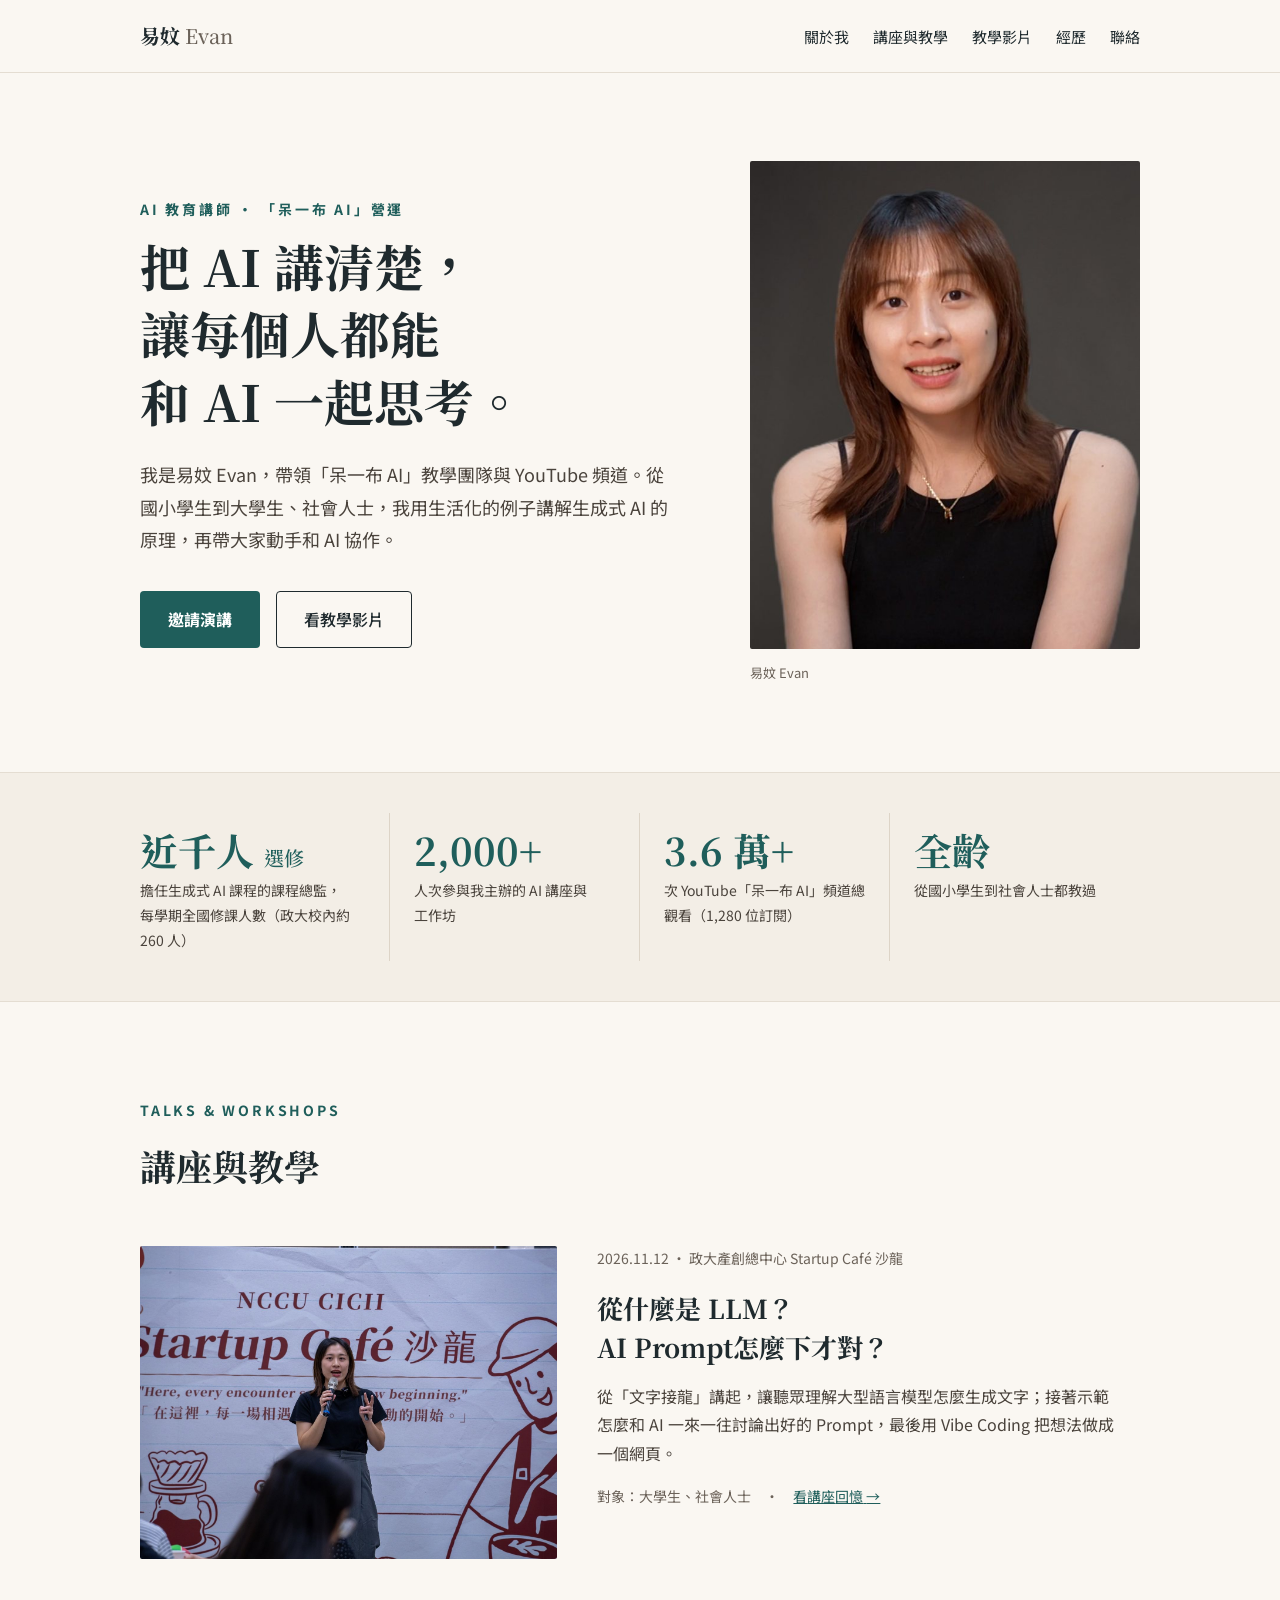
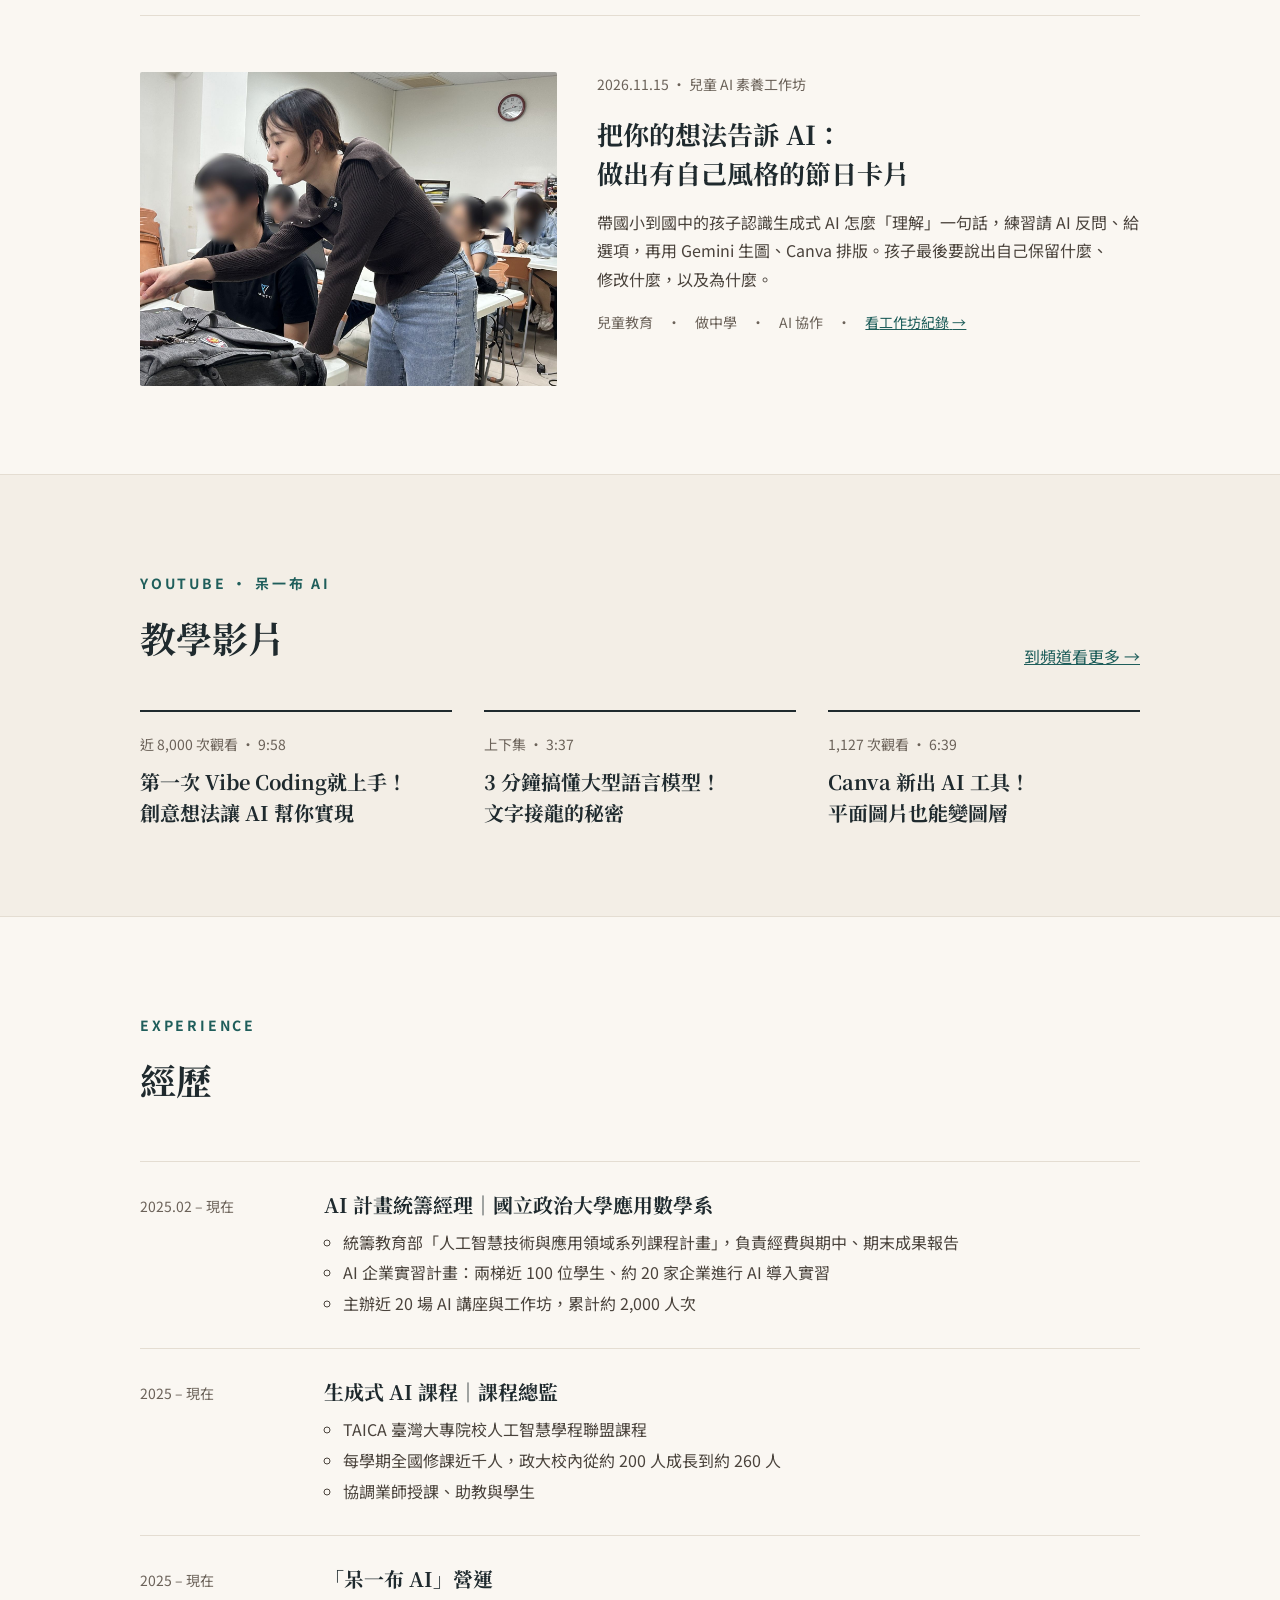
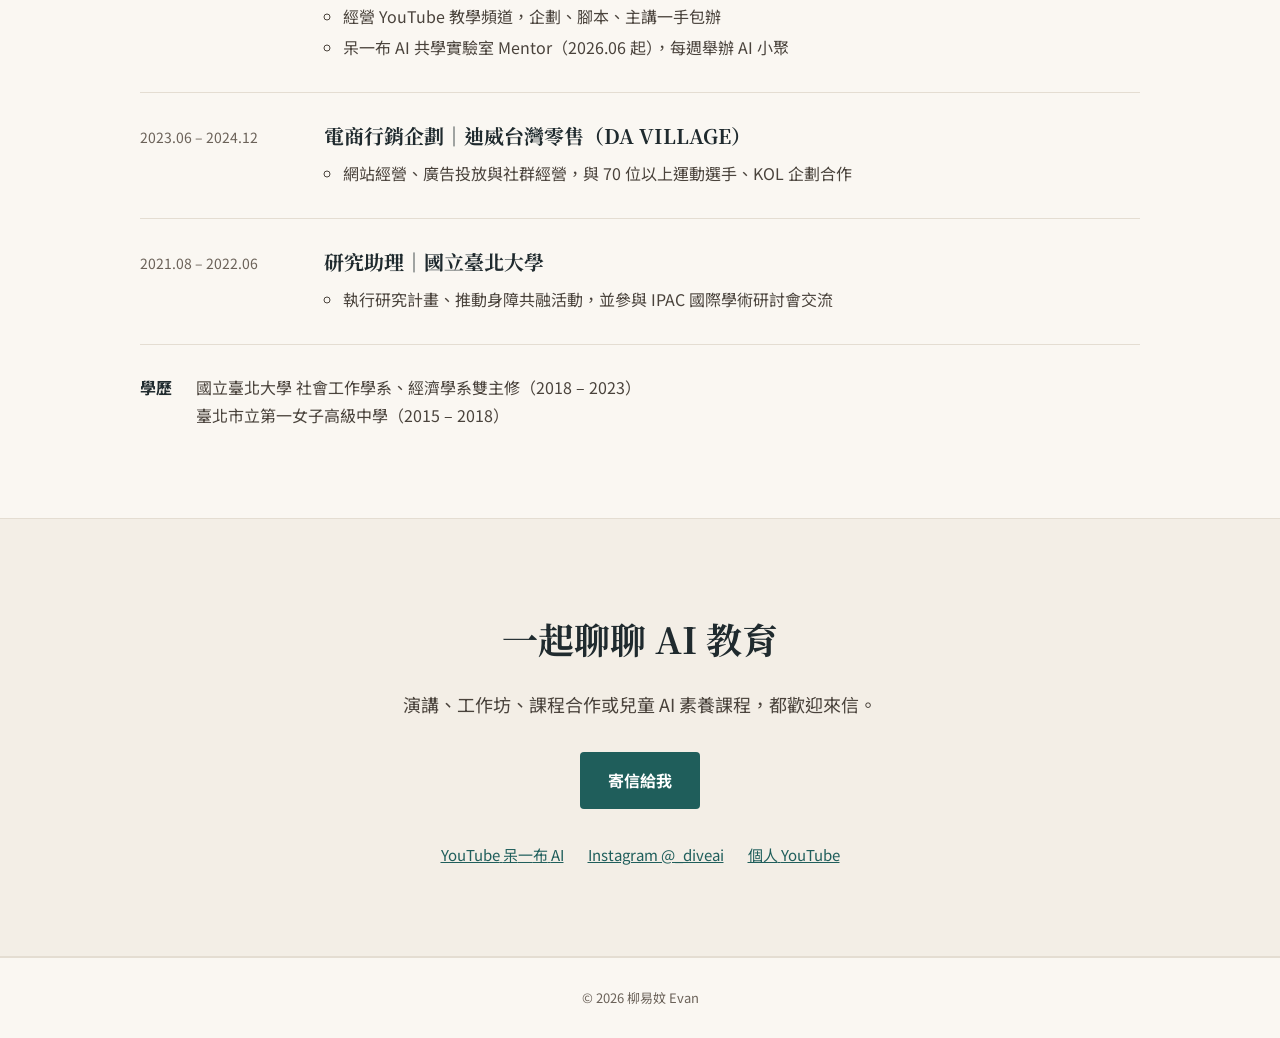
<file: index.html>
<!doctype html>
<html lang="zh-Hant">
<head>
<meta charset="utf-8">
<meta name="viewport" content="width=device-width, initial-scale=1">
<title>易妏 Evan｜AI 教育講師</title>
<meta name="description" content="易妏 Evan（柳易妏）— AI 教育講師、「呆一布 AI」營運。用生活化的例子講解生成式 AI，帶大家動手和 AI 協作。">
<link rel="preconnect" href="https://fonts.googleapis.com">
<link rel="preconnect" href="https://fonts.gstatic.com" crossorigin>
<link href="https://fonts.googleapis.com/css2?family=Noto+Serif+TC:wght@500;700&family=Noto+Sans+TC:wght@400;500;700&display=swap" rel="stylesheet">
<link rel="stylesheet" href="style.css?v=5">
</head>
<body>

<header class="site-head">
  <div class="wrap head-row">
    <a class="brand" href="#top">易妏 <span>Evan</span></a>
    <nav class="nav" aria-label="主選單">
      <a href="#about">關於我</a>
      <a href="#talks">講座與教學</a>
      <a href="#videos">教學影片</a>
      <a href="#work">經歷</a>
      <a href="#contact">聯絡</a>
    </nav>
  </div>
</header>

<main id="top">
  <section class="wrap hero">
    <div>
      <p class="eyebrow">AI 教育講師 · 「呆一布 AI」營運</p>
      <h1><span class="nw">把 AI 講清楚，</span><br><span class="nw">讓每個人都能</span><span class="nw">和 AI 一起思考。</span></h1>
      <p class="lead">我是易妏 Evan，帶領「呆一布 AI」教學團隊與 YouTube 頻道。從國小學生到大學生、社會人士，我用生活化的例子講解生成式 AI 的原理，再帶大家動手和 AI 協作。</p>
      <div class="btns">
        <a class="btn" href="#contact">邀請演講</a>
        <a class="btn ghost" href="#videos">看教學影片</a>
      </div>
    </div>
    <figure class="portrait">
      <img src="images/avatar.jpg" alt="易妏 Evan 的照片" width="800" height="800">
      <figcaption>易妏 Evan</figcaption>
    </figure>
  </section>

  <section id="about" class="band">
    <div class="wrap stats">
      <div class="stat"><p class="num">近千人 <small>選修</small></p><p>擔任生成式 AI 課程的課程總監，每學期全國修課人數（政大校內約 260 人）</p></div>
      <div class="stat"><p class="num">2,000+</p><p>人次參與我主辦的 AI 講座與工作坊</p></div>
      <div class="stat"><p class="num">3.6 萬+</p><p>次 YouTube「呆一布 AI」頻道總觀看（1,280 位訂閱）</p></div>
      <div class="stat"><p class="num">全齡</p><p>從國小學生到社會人士都教過</p></div>
    </div>
  </section>

  <section id="talks" class="wrap section">
    <p class="eyebrow">TALKS &amp; WORKSHOPS</p>
    <h2>講座與教學</h2>

    <article class="talk">
      <a href="talk.html"><img src="images/nccu-1112/1.jpg" alt="易妏在政大 Startup Café 沙龍台上演講" width="1600" height="1066"></a>
      <div>
        <p class="meta">2026.11.12 · 政大產創總中心 <span class="nowrap">Startup Café</span> 沙龍</p>
        <h3><span class="nw">從什麼是 LLM？</span><br><span class="nw">AI Prompt </span><span class="nw">怎麼下才對？</span></h3>
        <p>從「文字接龍」講起，讓聽眾理解大型語言模型怎麼生成文字；接著示範怎麼和 AI 一來一往討論出好的 Prompt，最後用 Vibe Coding 把想法做成一個網頁。</p>
        <p class="meta">對象：大學生、社會人士　·　<a href="talk.html">看講座回憶 →</a></p>
      </div>
    </article>

    <article class="talk">
      <a href="workshop.html"><img src="images/kids-1115/1.jpg" alt="易妏彎腰指著螢幕，陪學生一起操作" width="1600" height="1280" loading="lazy"></a>
      <div>
        <p class="meta">2026.11.15 · 兒童 AI 素養工作坊</p>
        <h3><span class="nw">把你的想法</span><span class="nw">告訴 AI：</span><br><span class="nw">做出有自己風格的</span><span class="nw">節日卡片</span></h3>
        <p>帶國小到國中的孩子認識生成式 AI 怎麼「理解」一句話，練習請 AI 反問、給選項，再用 Gemini <span class="nowrap">生圖</span>、Canva 排版。孩子最後要說出自己保留什麼、修改什麼，以及為什麼。</p>
        <p class="meta">兒童教育　·　做中學　·　AI 協作　·　<a href="workshop.html">看工作坊紀錄 →</a></p>
      </div>
    </article>
  </section>

  <section id="videos" class="band">
    <div class="wrap section">
      <div class="section-head">
        <div>
          <p class="eyebrow">YOUTUBE · 呆一布 AI</p>
          <h2>教學影片</h2>
        </div>
        <a href="https://www.youtube.com/@ive-diveai" target="_blank" rel="noopener">到頻道看更多 →</a>
      </div>
      <div class="vids">
        <a class="vid" href="https://youtu.be/d_7Q05A5bP8" target="_blank" rel="noopener">
          <p class="meta">近 8,000 次觀看 · 9:58</p>
          <h3><span class="nw">第一次 Vibe Coding </span><span class="nw">就上手！</span><span class="nw">創意想法</span><span class="nw">讓 AI 幫你實現</span></h3>
        </a>
        <a class="vid" href="https://youtu.be/h0b71aE-JXE" target="_blank" rel="noopener">
          <p class="meta">上下集 · 3:37</p>
          <h3><span class="nw">3 分鐘搞懂</span><span class="nw">大型語言模型！</span><span class="nw">文字接龍的秘密</span></h3>
        </a>
        <a class="vid" href="https://youtu.be/B7k5563hzVI" target="_blank" rel="noopener">
          <p class="meta">1,127 次觀看 · 6:39</p>
          <h3><span class="nw">Canva 新出 AI 工具！</span><span class="nw">平面圖片</span><span class="nw">也能變圖層</span></h3>
        </a>
      </div>
    </div>
  </section>

  <section id="work" class="wrap section">
    <p class="eyebrow">EXPERIENCE</p>
    <h2>經歷</h2>
    <ol class="timeline">
      <li>
        <p class="meta">2025.02 – 現在</p>
        <div>
          <h3><span class="nw">AI 計畫統籌經理｜</span><span class="nw">國立政治大學</span><span class="nw">應用數學系</span></h3>
          <ul>
            <li>統籌教育部「人工智慧技術與應用領域系列課程計畫」，負責經費與期中、期末成果報告</li>
            <li>AI 企業實習計畫：兩梯近 100 位學生、約 20 家企業進行 AI 導入實習</li>
            <li>主辦近 20 場 AI 講座與工作坊，累計約 2,000 人次</li>
          </ul>
        </div>
      </li>
      <li>
        <p class="meta">2025 – 現在</p>
        <div>
          <h3>生成式 AI 課程｜課程總監</h3>
          <ul>
            <li>TAICA 臺灣大專院校人工智慧學程聯盟課程</li>
            <li>每學期全國修課近千人，政大校內從約 200 人成長到約 260 人</li>
            <li>協調業師授課、助教與學生</li>
          </ul>
        </div>
      </li>
      <li>
        <p class="meta">2025 – 現在</p>
        <div>
          <h3>「呆一布 AI」營運</h3>
          <ul>
            <li>經營 YouTube 教學頻道，企劃、腳本、主講一手包辦</li>
            <li>呆一布 AI 共學實驗室 Mentor（2026.06 起），每週舉辦 AI 小聚</li>
          </ul>
        </div>
      </li>
      <li>
        <p class="meta">2023.06 – 2024.12</p>
        <div>
          <h3><span class="nw">電商行銷企劃｜</span><span class="nw">迪威台灣零售</span><span class="nw">（DA VILLAGE）</span></h3>
          <ul>
            <li>網站經營、廣告投放與社群經營，與 70 位以上運動選手、KOL 企劃合作</li>
          </ul>
        </div>
      </li>
      <li>
        <p class="meta">2021.08 – 2022.06</p>
        <div>
          <h3>研究助理｜國立臺北大學</h3>
          <ul>
            <li>執行研究計畫、推動身障共融活動，並參與 IPAC 國際學術研討會交流</li>
          </ul>
        </div>
      </li>
    </ol>
    <div class="edu"><b>學歷</b><p>國立臺北大學 社會工作學系、經濟學系雙主修（2018 – 2023）<br>臺北市立第一女子高級中學（2015 – 2018）</p></div>
  </section>

  <section id="contact" class="band">
    <div class="wrap section center">
      <h2>一起聊聊 AI 教育</h2>
      <p class="lead narrow">演講、工作坊、課程合作或兒童 AI 素養課程，都歡迎來信。</p>
      <a class="btn" href="mailto:yiwenlaimo@gmail.com">寄信給我</a>
      <p class="socials">
        <a href="https://www.youtube.com/@ive-diveai" target="_blank" rel="noopener">YouTube 呆一布 AI</a>
        <a href="https://www.instagram.com/_diveai/" target="_blank" rel="noopener">Instagram @_diveai</a>
        <a href="https://www.youtube.com/@heyitsmee6" target="_blank" rel="noopener">個人 YouTube</a>
      </p>
    </div>
  </section>
</main>

<footer class="site-foot">© 2026 柳易妏 Evan</footer>
<script src="wrap.js?v=1" defer></script>
</body>
</html>
</file>
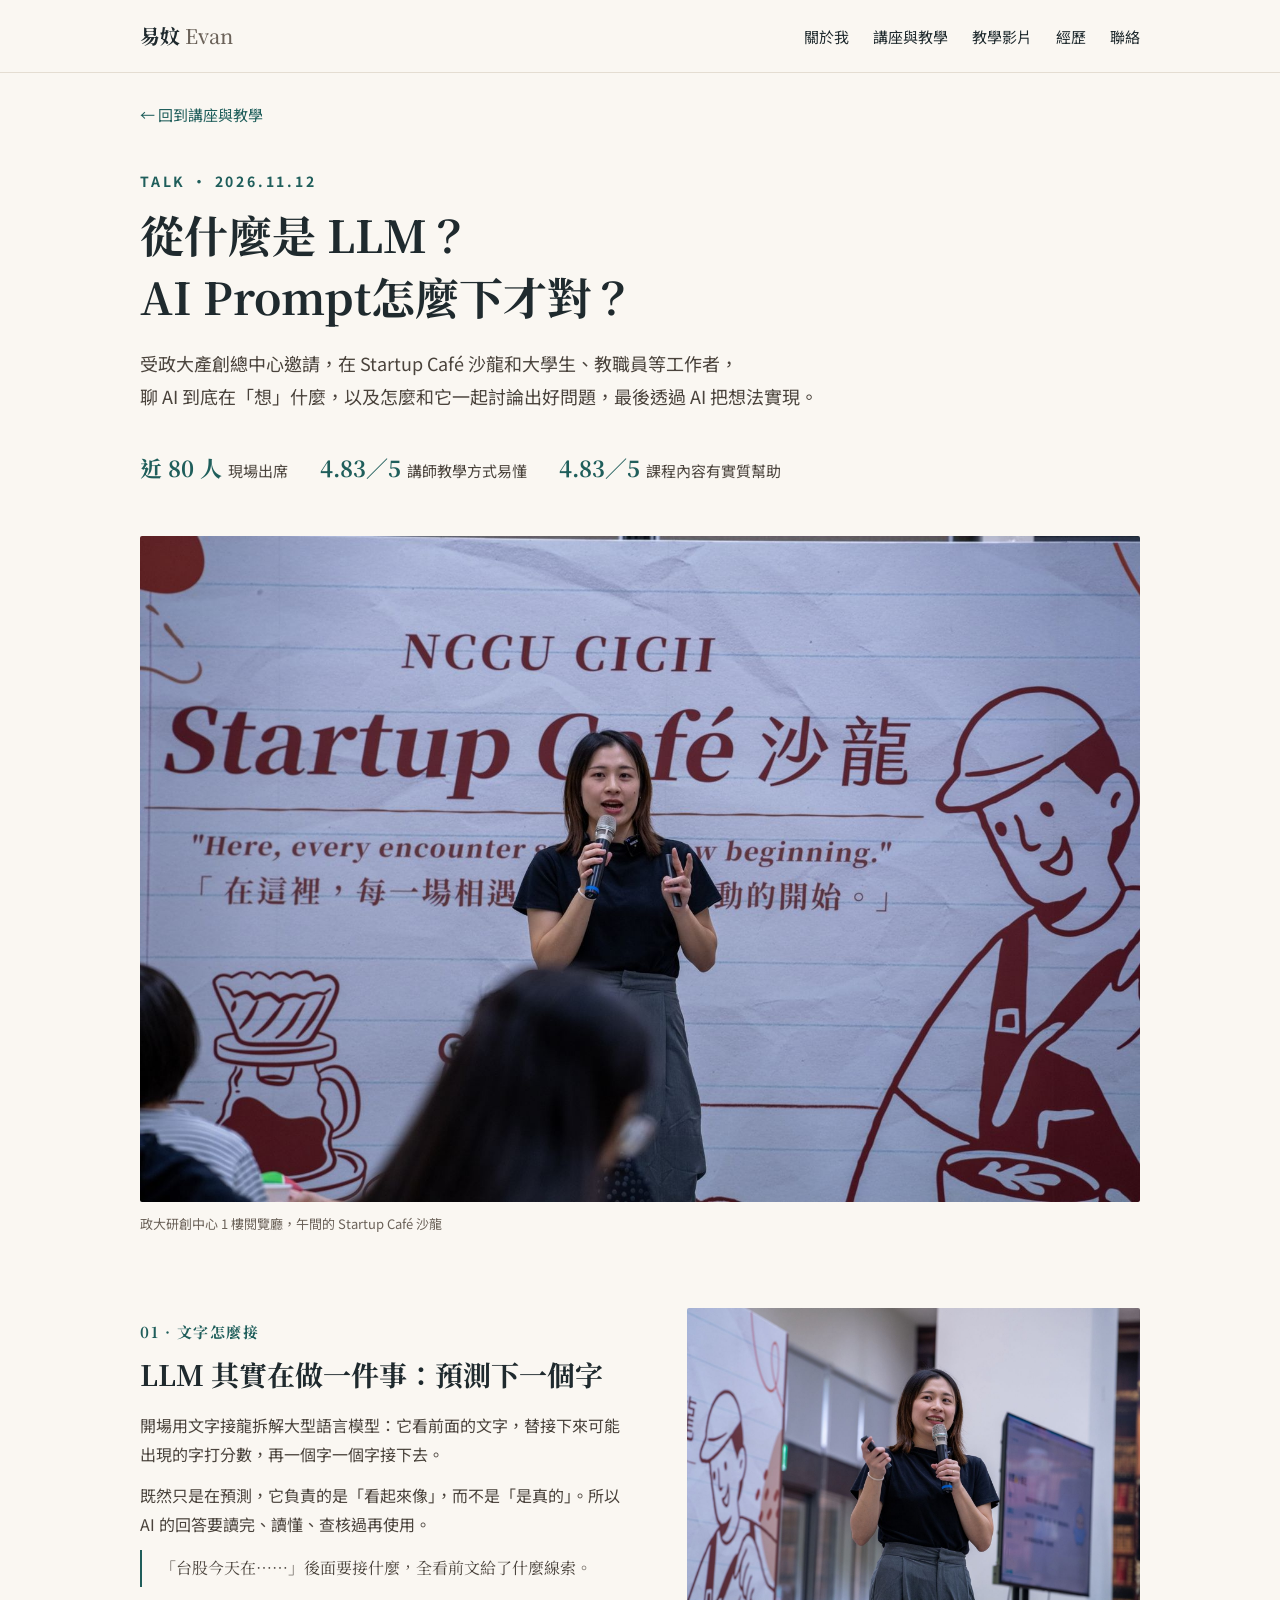
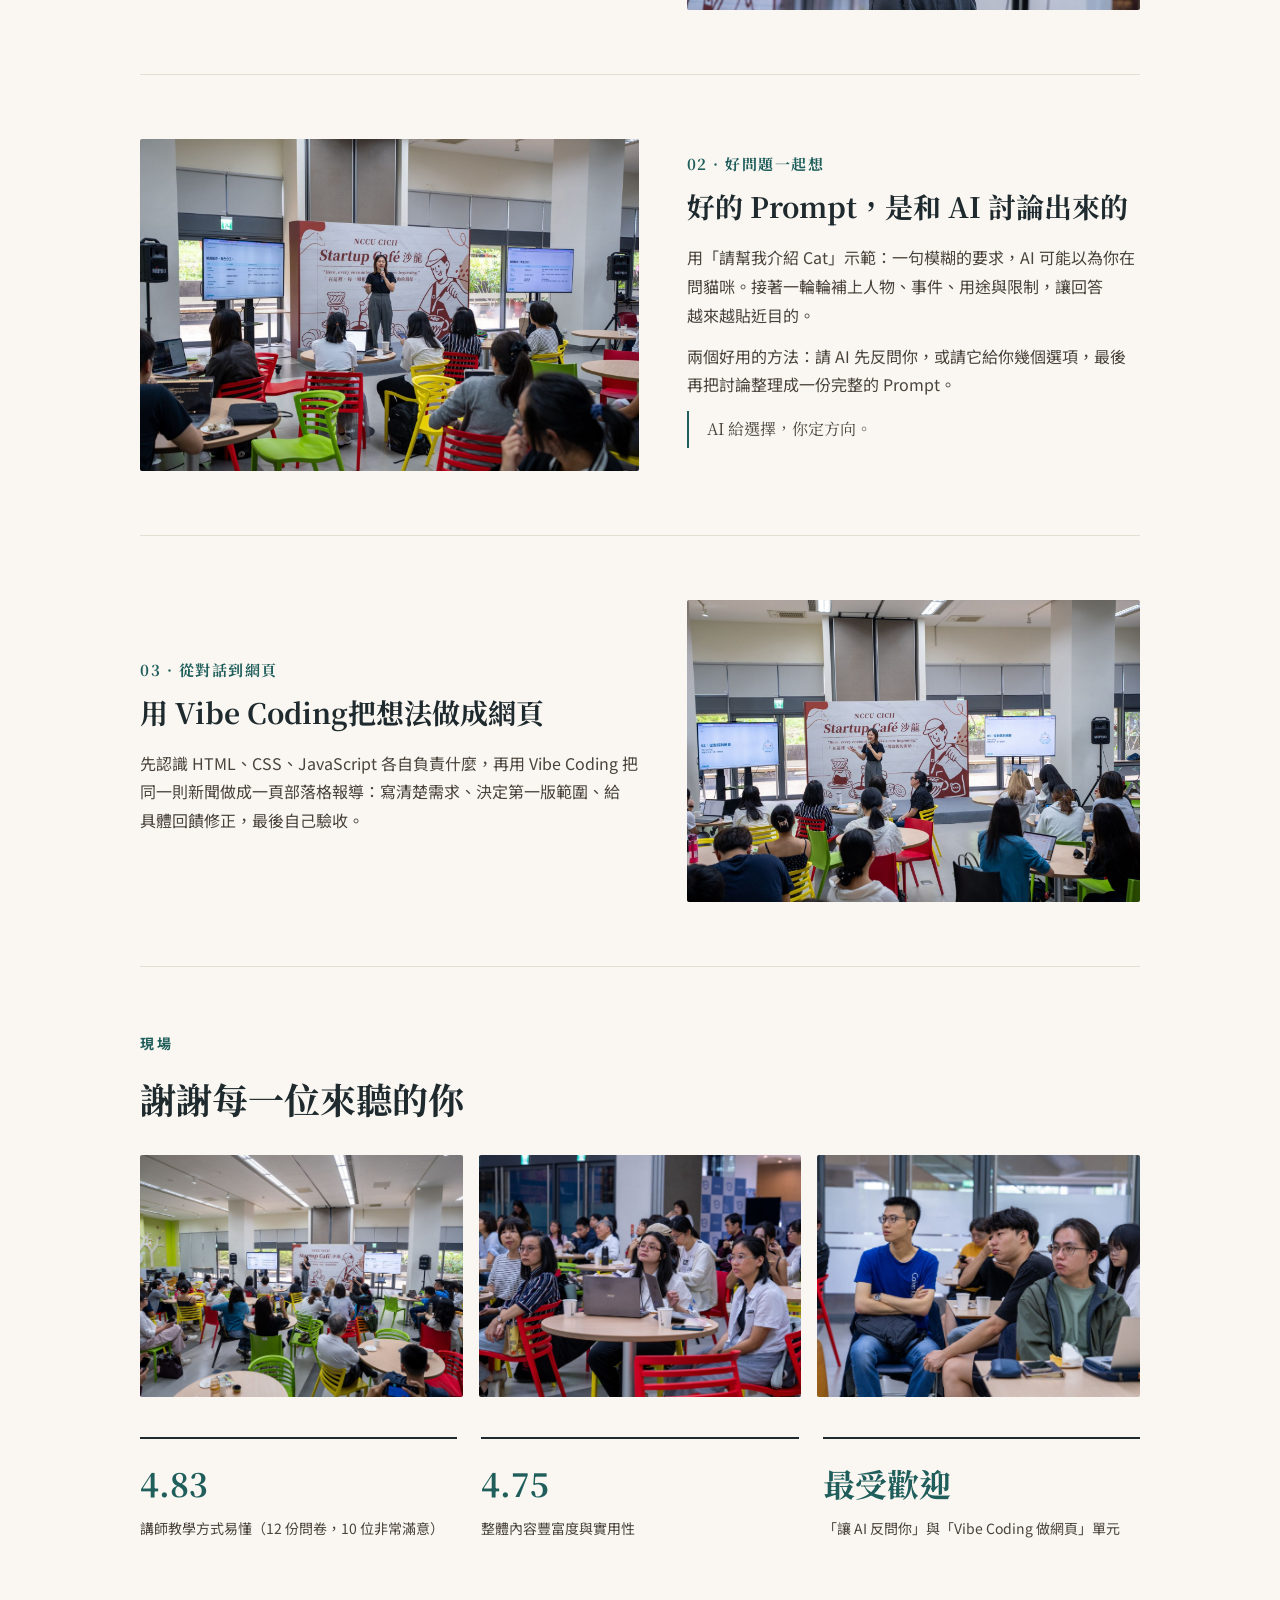
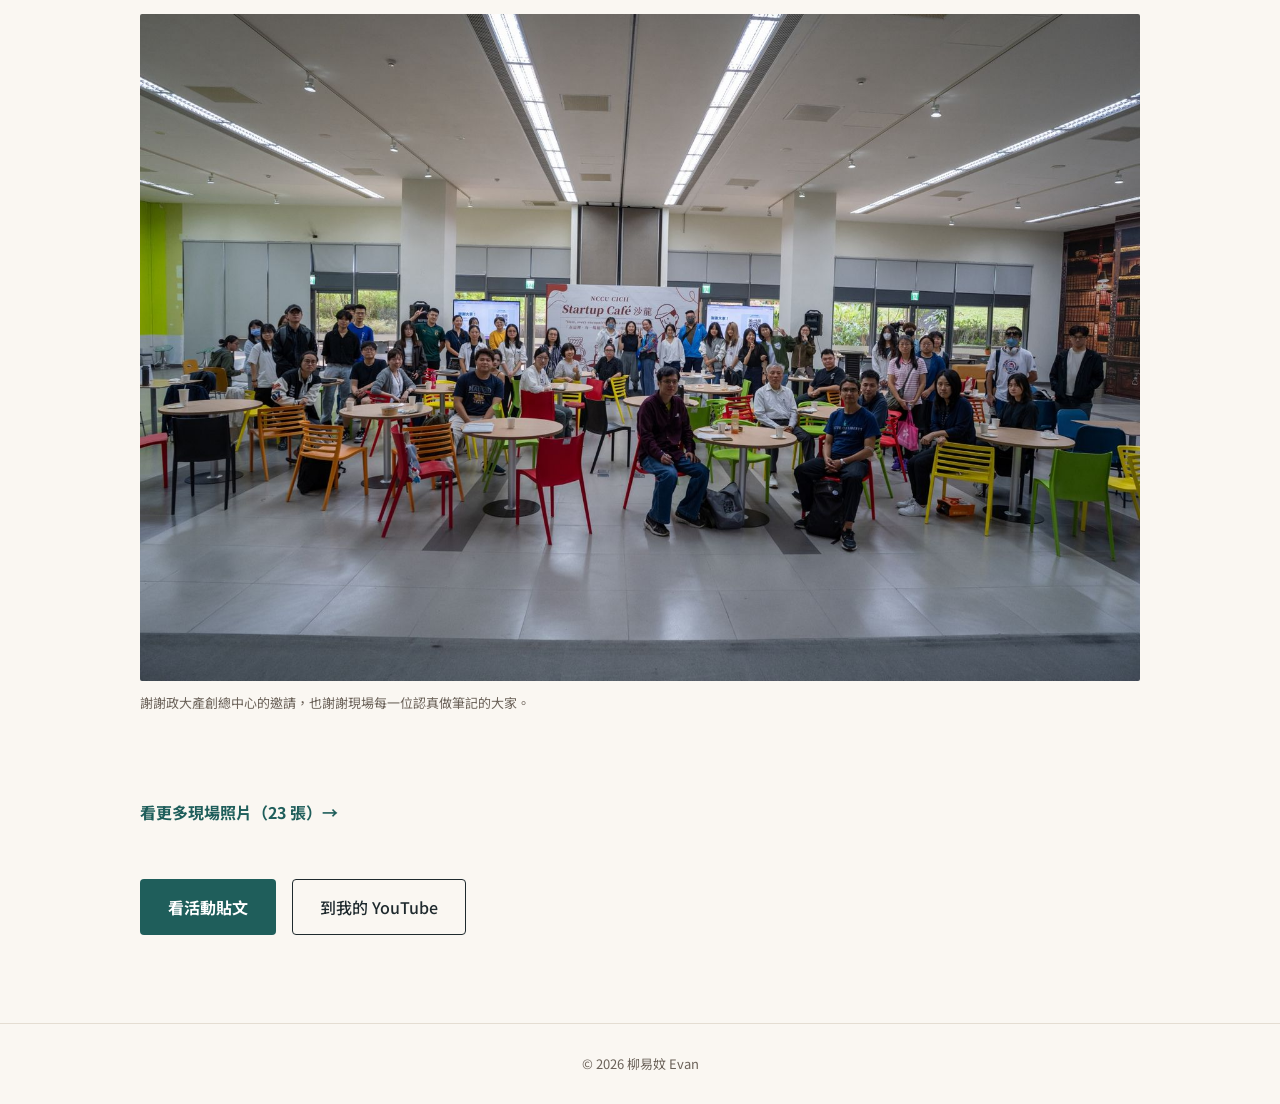
<file: talk.html>
<!doctype html>
<html lang="zh-Hant">
<head>
<meta charset="utf-8">
<meta name="viewport" content="width=device-width, initial-scale=1">
<title>Startup Café 沙龍講座回憶｜易妏 Evan</title>
<meta name="description" content="易妏 Evan 在政大產創總中心 Startup Café 沙龍主講「從什麼是 LLM？AI Prompt 怎麼下才對？」的講座回憶。">
<link rel="preconnect" href="https://fonts.googleapis.com">
<link rel="preconnect" href="https://fonts.gstatic.com" crossorigin>
<link href="https://fonts.googleapis.com/css2?family=Noto+Serif+TC:wght@500;700&family=Noto+Sans+TC:wght@400;500;700&display=swap" rel="stylesheet">
<link rel="stylesheet" href="style.css?v=5">
</head>
<body>

<header class="site-head">
  <div class="wrap head-row">
    <a class="brand" href="index.html">易妏 <span>Evan</span></a>
    <nav class="nav" aria-label="主選單">
      <a href="index.html#about">關於我</a>
      <a href="index.html#talks">講座與教學</a>
      <a href="index.html#videos">教學影片</a>
      <a href="index.html#work">經歷</a>
      <a href="index.html#contact">聯絡</a>
    </nav>
  </div>
</header>

<main class="wrap">
  <a class="back" href="index.html#talks">← 回到講座與教學</a>

  <section class="page-head">
    <p class="eyebrow">TALK · 2026.11.12</p>
    <h1><span class="nw">從什麼是 LLM？</span><br><span class="nw">AI Prompt </span><span class="nw">怎麼下才對？</span></h1>
    <p class="lead">受政大產創總中心邀請，在 <span class="nowrap">Startup Café</span> 沙龍和大學生、教職員等工作者，<br>聊 AI 到底在「想」什麼，以及怎麼和它一起討論出好問題，最後透過 AI 把想法實現。</p>
    <ul class="facts">
      <li><b>近 80 人</b>現場出席</li>
      <li><b>4.83／5</b>講師教學方式易懂</li>
      <li><b>4.83／5</b>課程內容有實質幫助</li>
    </ul>
  </section>

  <figure class="cover">
    <img src="images/nccu-1112/1.jpg" alt="易妏在 Startup Café 沙龍背板前拿著麥克風演講" width="1600" height="1066">
    <figcaption>政大研創中心 1 樓閱覽廳，午間的 <span class="nowrap">Startup Café</span> 沙龍</figcaption>
  </figure>

  <section class="chapter">
    <figure><img src="images/nccu-1112/10.jpg" alt="易妏拿著麥克風微笑講解" width="1600" height="1066" loading="lazy"></figure>
    <div>
      <p class="no">01 · 文字怎麼接</p>
      <h2><span class="nw">LLM 其實在做一件事：</span><span class="nw">預測下一個字</span></h2>
      <p>開場用文字接龍拆解大型語言模型：它看前面的文字，替接下來可能出現的字打分數，再一個字一個字接下去。</p>
      <p>既然只是在預測，它負責的是「看起來像」，而不是「是真的」。所以 AI 的回答要讀完、<span class="nowrap">讀懂</span>、查核過再使用。</p>
      <p class="pull">「台股今天在……」後面要接什麼，全看前文給了什麼線索。</p>
    </div>
  </section>

  <section class="chapter">
    <figure><img src="images/nccu-1112/19.jpg" alt="易妏站在台上講解，兩側螢幕顯示 Prompt 範例" width="1600" height="1066" loading="lazy"></figure>
    <div>
      <p class="no">02 · 好問題一起想</p>
      <h2><span class="nw">好的 Prompt，</span><span class="nw">是和 AI 討論出來的</span></h2>
      <p>用「請幫我介紹 Cat」示範：一句模糊的要求，AI 可能以為你在問貓咪。接著一輪輪<span class="nowrap">補上</span>人物、事件、用途與限制，讓回答越來越貼近目的。</p>
      <p>兩個好用的方法：請 AI 先反問你，或請它給你幾個選項，最後再把討論整理成一份完整的 Prompt。</p>
      <p class="pull">AI 給選擇，你定方向。</p>
    </div>
  </section>

  <section class="chapter">
    <figure><img src="images/nccu-1112/14.jpg" alt="講座全景，螢幕顯示「03 從對話到網頁」" width="1600" height="1066" loading="lazy"></figure>
    <div>
      <p class="no">03 · 從對話到網頁</p>
      <h2><span class="nw">用 Vibe Coding </span><span class="nw">把想法做成網頁</span></h2>
      <p>先認識 HTML、CSS、JavaScript 各自負責什麼，再用 Vibe Coding 把同一則新聞做成一頁部落格報導：寫清楚需求、決定第一版範圍、給具體回饋修正，最後自己驗收。</p>
    </div>
  </section>

  <section style="margin-bottom:72px">
    <p class="eyebrow">現場</p>
    <h2 style="margin-bottom:24px">謝謝每一位來聽的你</h2>
    <div class="trio">
      <img src="images/nccu-1112/23.jpg" alt="講座現場全景，台下坐滿聽眾" width="1600" height="1066" loading="lazy">
      <img src="images/nccu-1112/2.jpg" alt="聽眾打開筆電專心聽講" width="1600" height="1066" loading="lazy">
      <img src="images/nccu-1112/4.jpg" alt="年輕聽眾認真聆聽" width="1600" height="1066" loading="lazy">
    </div>
    <div class="feedback">
      <div><b>4.83</b><span>講師教學方式易懂（12 份問卷，10 位非常滿意）</span></div>
      <div><b>4.75</b><span>整體內容豐富度與實用性</span></div>
      <div><b>最受歡迎</b><span>「讓 AI 反問你」與「Vibe Coding 做網頁」單元</span></div>
    </div>
  </section>

  <figure class="cover">
    <img src="images/nccu-1112/29.jpg" alt="講座結束後與現場聽眾的大合照" width="1600" height="1066" loading="lazy">
    <figcaption>謝謝政大產創總中心的邀請，也謝謝現場每一位認真做筆記的大家。</figcaption>
  </figure>

  <section style="margin-bottom:88px">
    <details class="more">
      <summary>看更多現場照片（23 張）→</summary>
      <div class="gallery">
        <a href="images/nccu-1112/3.jpg" target="_blank" rel="noopener"><img src="images/nccu-1112/thumb/3.jpg" alt="Startup Café 沙龍現場照片 3" width="640" height="426" loading="lazy" decoding="async"></a>
        <a href="images/nccu-1112/5.jpg" target="_blank" rel="noopener"><img src="images/nccu-1112/thumb/5.jpg" alt="Startup Café 沙龍現場照片 5" width="640" height="426" loading="lazy" decoding="async"></a>
        <a href="images/nccu-1112/6.jpg" target="_blank" rel="noopener"><img src="images/nccu-1112/thumb/6.jpg" alt="Startup Café 沙龍現場照片 6" width="640" height="426" loading="lazy" decoding="async"></a>
        <a href="images/nccu-1112/7.jpg" target="_blank" rel="noopener"><img src="images/nccu-1112/thumb/7.jpg" alt="Startup Café 沙龍現場照片 7" width="640" height="426" loading="lazy" decoding="async"></a>
        <a href="images/nccu-1112/8.jpg" target="_blank" rel="noopener"><img src="images/nccu-1112/thumb/8.jpg" alt="Startup Café 沙龍現場照片 8" width="640" height="426" loading="lazy" decoding="async"></a>
        <a href="images/nccu-1112/9.jpg" target="_blank" rel="noopener"><img src="images/nccu-1112/thumb/9.jpg" alt="Startup Café 沙龍現場照片 9" width="640" height="426" loading="lazy" decoding="async"></a>
        <a href="images/nccu-1112/11.jpg" target="_blank" rel="noopener"><img src="images/nccu-1112/thumb/11.jpg" alt="Startup Café 沙龍現場照片 11" width="640" height="426" loading="lazy" decoding="async"></a>
        <a href="images/nccu-1112/12.jpg" target="_blank" rel="noopener"><img src="images/nccu-1112/thumb/12.jpg" alt="Startup Café 沙龍現場照片 12" width="640" height="426" loading="lazy" decoding="async"></a>
        <a href="images/nccu-1112/13.jpg" target="_blank" rel="noopener"><img src="images/nccu-1112/thumb/13.jpg" alt="Startup Café 沙龍現場照片 13" width="640" height="426" loading="lazy" decoding="async"></a>
        <a href="images/nccu-1112/15.jpg" target="_blank" rel="noopener"><img src="images/nccu-1112/thumb/15.jpg" alt="Startup Café 沙龍現場照片 15" width="640" height="426" loading="lazy" decoding="async"></a>
        <a href="images/nccu-1112/16.jpg" target="_blank" rel="noopener"><img src="images/nccu-1112/thumb/16.jpg" alt="Startup Café 沙龍現場照片 16" width="640" height="426" loading="lazy" decoding="async"></a>
        <a href="images/nccu-1112/17.jpg" target="_blank" rel="noopener"><img src="images/nccu-1112/thumb/17.jpg" alt="Startup Café 沙龍現場照片 17" width="640" height="426" loading="lazy" decoding="async"></a>
        <a href="images/nccu-1112/18.jpg" target="_blank" rel="noopener"><img src="images/nccu-1112/thumb/18.jpg" alt="Startup Café 沙龍現場照片 18" width="640" height="426" loading="lazy" decoding="async"></a>
        <a href="images/nccu-1112/20.jpg" target="_blank" rel="noopener"><img src="images/nccu-1112/thumb/20.jpg" alt="Startup Café 沙龍現場照片 20" width="640" height="426" loading="lazy" decoding="async"></a>
        <a href="images/nccu-1112/21.jpg" target="_blank" rel="noopener"><img src="images/nccu-1112/thumb/21.jpg" alt="Startup Café 沙龍現場照片 21" width="640" height="426" loading="lazy" decoding="async"></a>
        <a href="images/nccu-1112/22.jpg" target="_blank" rel="noopener"><img src="images/nccu-1112/thumb/22.jpg" alt="Startup Café 沙龍現場照片 22" width="640" height="426" loading="lazy" decoding="async"></a>
        <a href="images/nccu-1112/24.jpg" target="_blank" rel="noopener"><img src="images/nccu-1112/thumb/24.jpg" alt="Startup Café 沙龍現場照片 24" width="640" height="426" loading="lazy" decoding="async"></a>
        <a href="images/nccu-1112/25.jpg" target="_blank" rel="noopener"><img src="images/nccu-1112/thumb/25.jpg" alt="Startup Café 沙龍現場照片 25" width="640" height="426" loading="lazy" decoding="async"></a>
        <a href="images/nccu-1112/26.jpg" target="_blank" rel="noopener"><img src="images/nccu-1112/thumb/26.jpg" alt="Startup Café 沙龍現場照片 26" width="640" height="426" loading="lazy" decoding="async"></a>
        <a href="images/nccu-1112/27.jpg" target="_blank" rel="noopener"><img src="images/nccu-1112/thumb/27.jpg" alt="Startup Café 沙龍現場照片 27" width="640" height="426" loading="lazy" decoding="async"></a>
        <a href="images/nccu-1112/28.jpg" target="_blank" rel="noopener"><img src="images/nccu-1112/thumb/28.jpg" alt="Startup Café 沙龍現場照片 28" width="640" height="426" loading="lazy" decoding="async"></a>
        <a href="images/nccu-1112/30.jpg" target="_blank" rel="noopener"><img src="images/nccu-1112/thumb/30.jpg" alt="Startup Café 沙龍現場照片 30" width="640" height="426" loading="lazy" decoding="async"></a>
        <a href="images/nccu-1112/31.jpg" target="_blank" rel="noopener"><img src="images/nccu-1112/thumb/31.jpg" alt="Startup Café 沙龍現場照片 31" width="640" height="426" loading="lazy" decoding="async"></a>
      </div>
    </details>
    <div class="btns" style="margin-top:40px">
      <a class="btn" href="https://www.facebook.com/share/p/1A8pG3zWdQ/" target="_blank" rel="noopener">看活動貼文</a>
      <a class="btn ghost" href="https://www.youtube.com/@ive-diveai" target="_blank" rel="noopener">到我的 YouTube</a>
    </div>
  </section>
</main>

<footer class="site-foot">© 2026 柳易妏 Evan</footer>
<script src="wrap.js?v=1" defer></script>
</body>
</html>
</file>
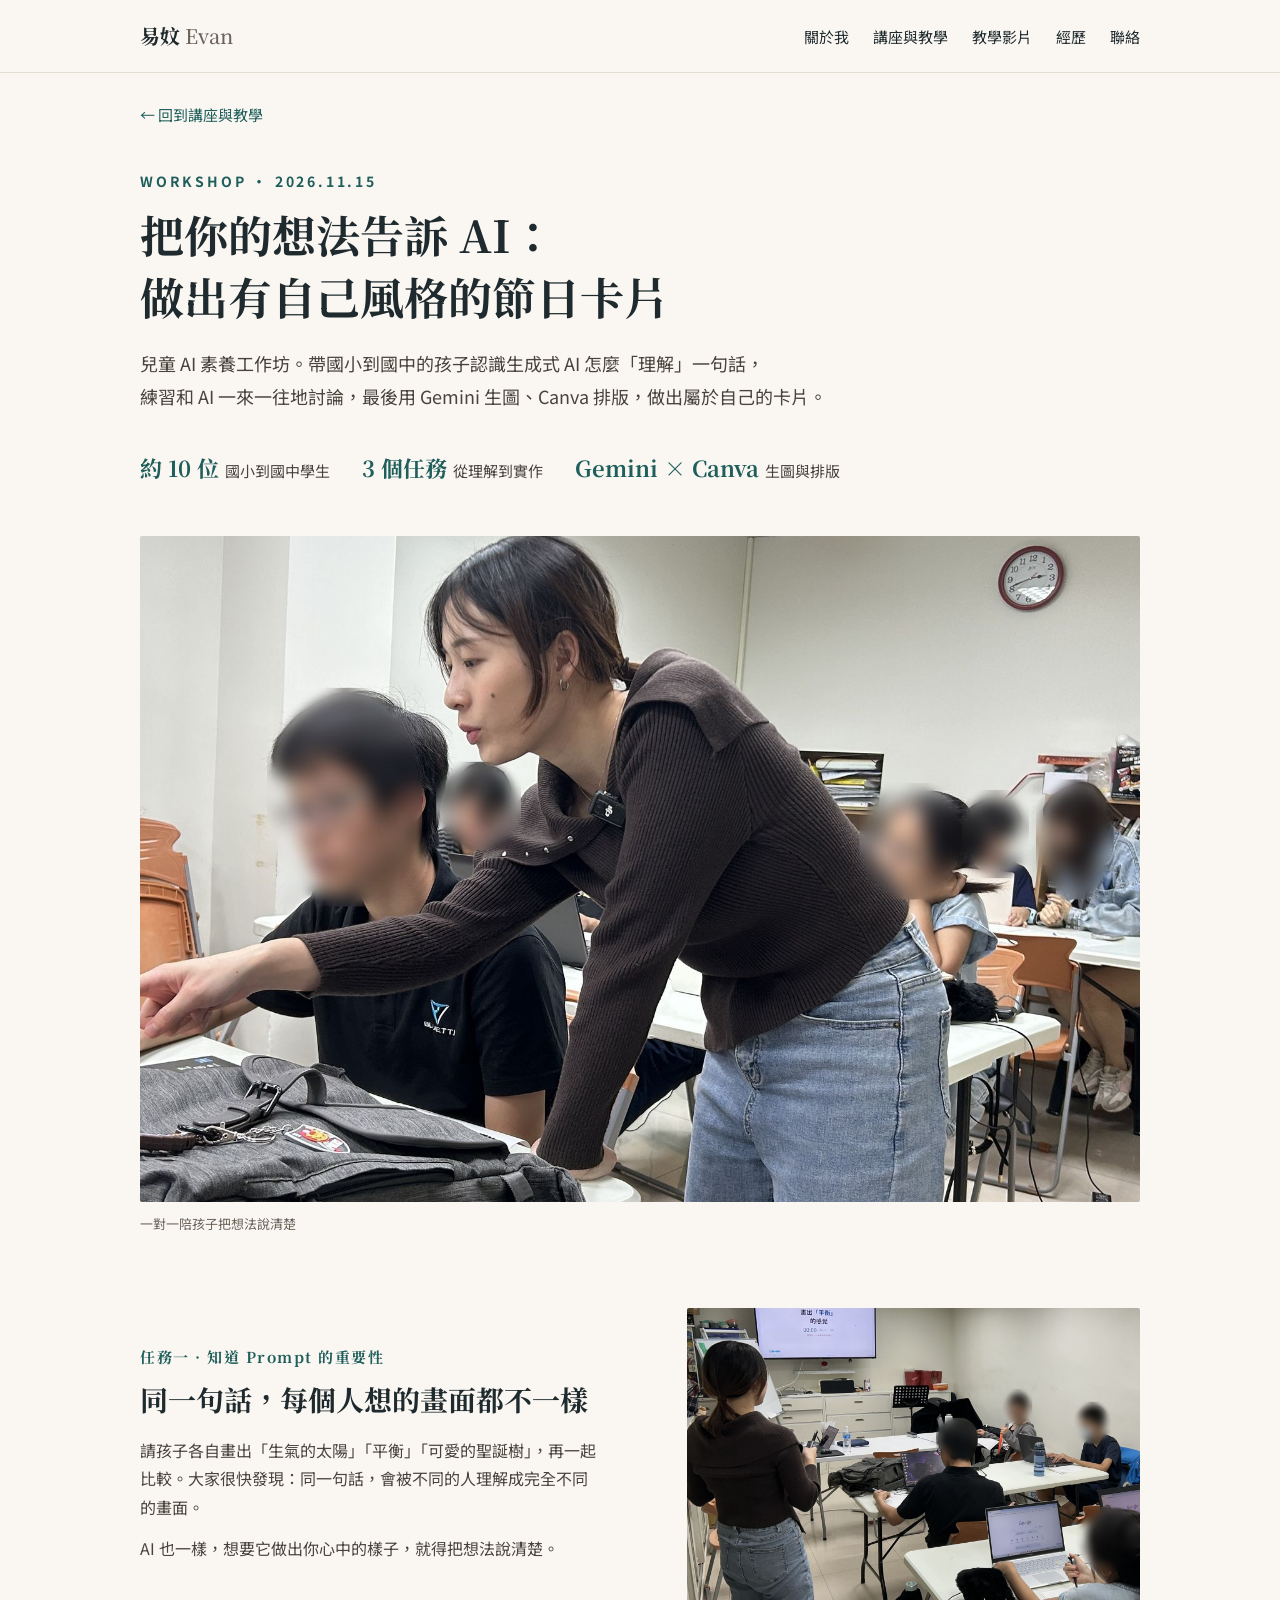
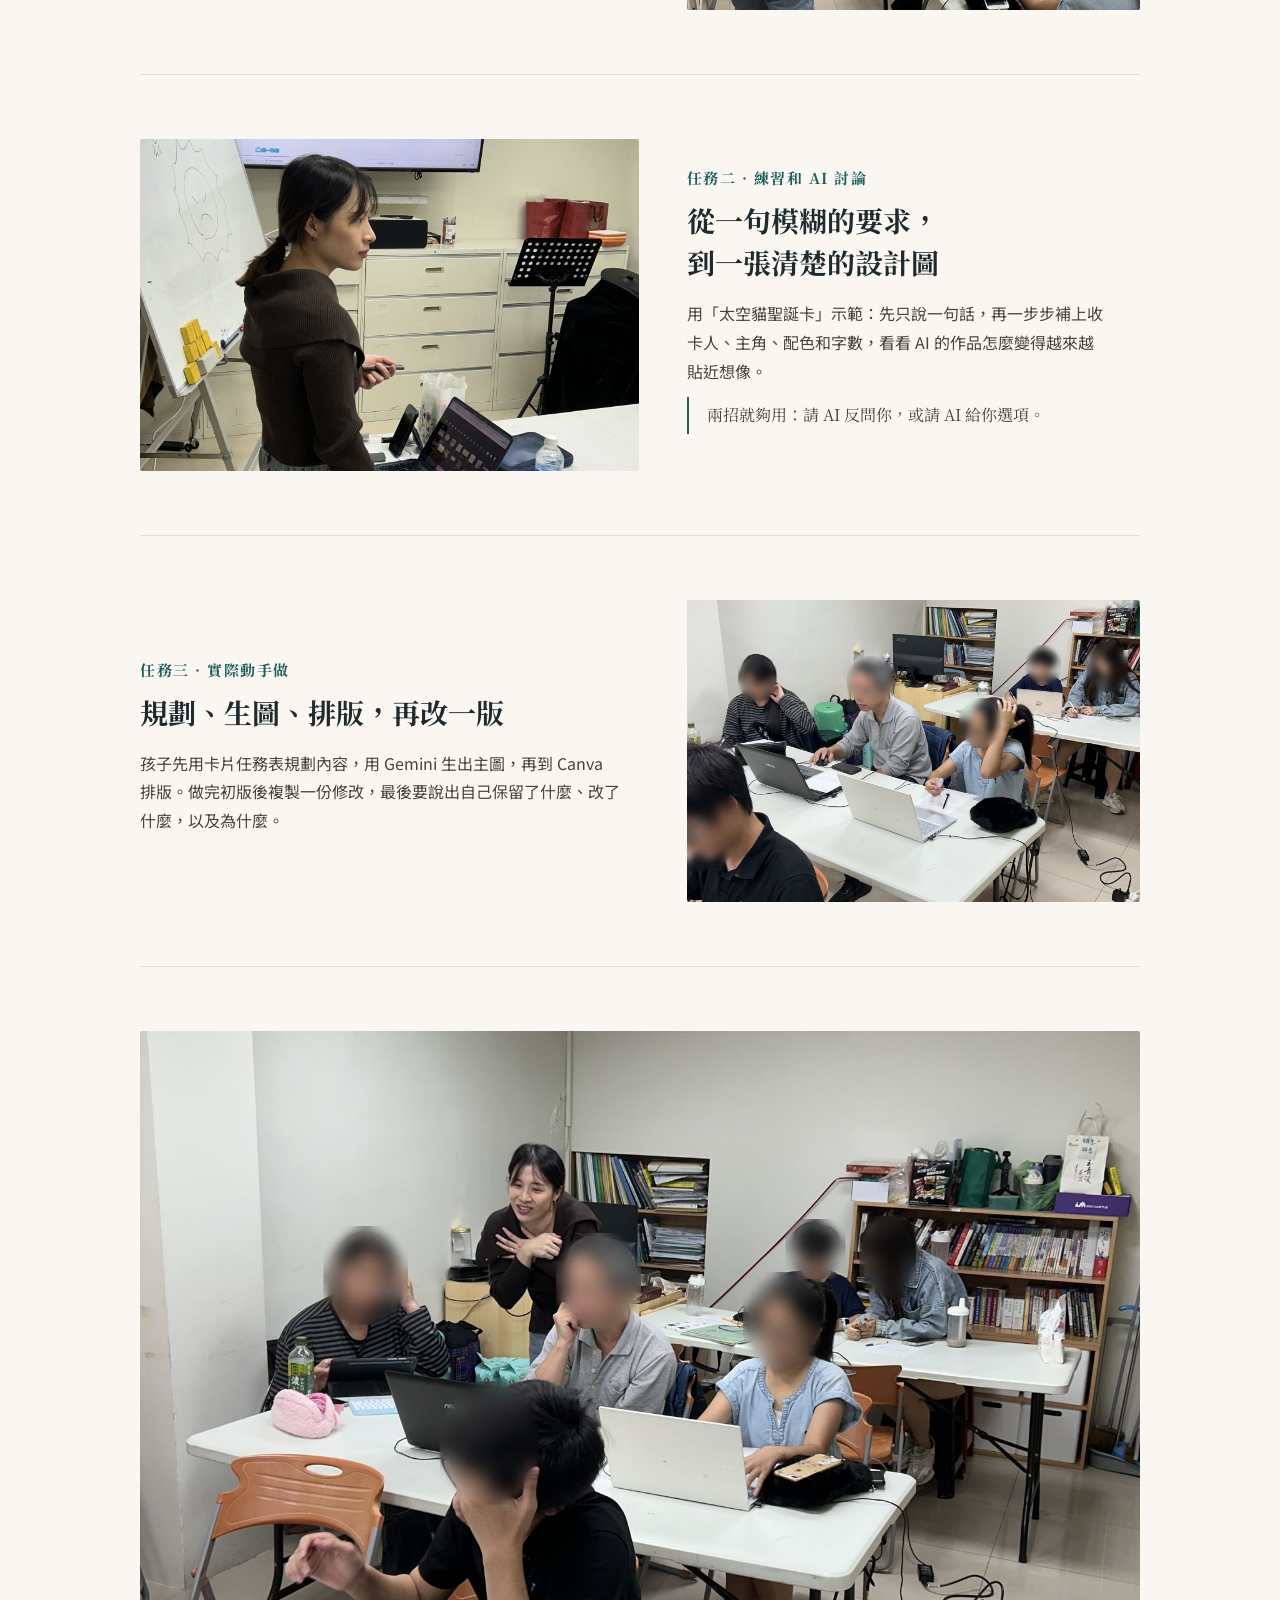
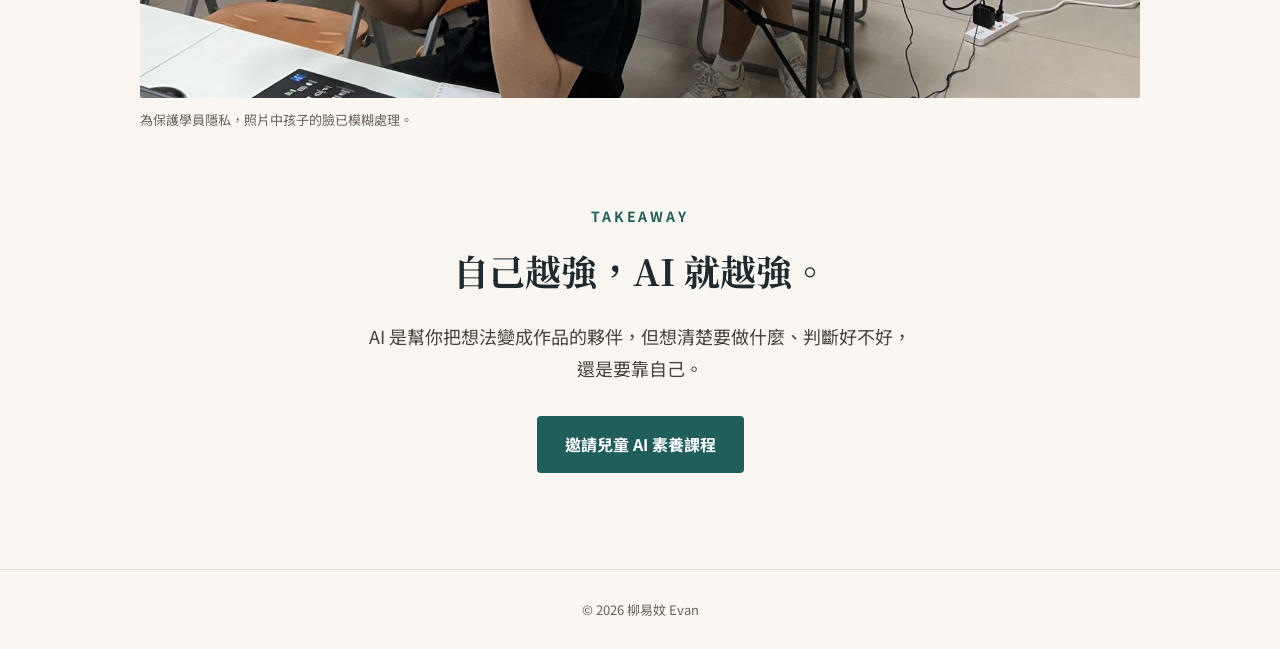
<file: workshop.html>
<!doctype html>
<html lang="zh-Hant">
<head>
<meta charset="utf-8">
<meta name="viewport" content="width=device-width, initial-scale=1">
<title>兒童 AI 素養工作坊｜易妏 Evan</title>
<meta name="description" content="易妏 Evan 帶國小到國中學生認識生成式 AI、練習和 AI 協作，用 Gemini 與 Canva 做出有自己風格的節日卡片。">
<link rel="preconnect" href="https://fonts.googleapis.com">
<link rel="preconnect" href="https://fonts.gstatic.com" crossorigin>
<link href="https://fonts.googleapis.com/css2?family=Noto+Serif+TC:wght@500;700&family=Noto+Sans+TC:wght@400;500;700&display=swap" rel="stylesheet">
<link rel="stylesheet" href="style.css?v=5">
</head>
<body>

<header class="site-head">
  <div class="wrap head-row">
    <a class="brand" href="index.html">易妏 <span>Evan</span></a>
    <nav class="nav" aria-label="主選單">
      <a href="index.html#about">關於我</a>
      <a href="index.html#talks">講座與教學</a>
      <a href="index.html#videos">教學影片</a>
      <a href="index.html#work">經歷</a>
      <a href="index.html#contact">聯絡</a>
    </nav>
  </div>
</header>

<main class="wrap">
  <a class="back" href="index.html#talks">← 回到講座與教學</a>

  <section class="page-head">
    <p class="eyebrow">WORKSHOP · 2026.11.15</p>
    <h1><span class="nw">把你的想法</span><span class="nw">告訴 AI：</span><br><span class="nw">做出有自己風格的</span><span class="nw">節日卡片</span></h1>
    <p class="lead">兒童 AI 素養工作坊。帶國小到國中的孩子認識生成式 AI 怎麼「理解」一句話，<br>練習和 AI 一來一往地討論，最後用 Gemini <span class="nowrap">生圖</span>、Canva 排版，做出屬於自己的卡片。</p>
    <ul class="facts">
      <li><b>約 10 位</b>國小到國中學生</li>
      <li><b>3 個任務</b>從理解到實作</li>
      <li><b>Gemini × Canva</b>生圖與排版</li>
    </ul>
  </section>

  <figure class="cover">
    <img src="images/kids-1115/1.jpg" alt="易妏彎腰指著螢幕，陪學生一起操作" width="1600" height="1280">
    <figcaption>一對一陪孩子把想法說清楚</figcaption>
  </figure>

  <section class="chapter">
    <figure><img src="images/kids-1115/2.jpg" alt="大螢幕顯示「畫出『平衡』的感覺」，學生們在座位上作畫" width="1600" height="1280" loading="lazy"></figure>
    <div>
      <p class="no">任務一 · 知道 Prompt 的重要性</p>
      <h2><span class="nw">同一句話，</span><span class="nw">每個人想的畫面</span><span class="nw">都不一樣</span></h2>
      <p>請孩子各自畫出「生氣的太陽」「平衡」「可愛的聖誕樹」，再一起比較。大家很快發現：同一句話，會被不同的人理解成完全不同的畫面。</p>
      <p>AI 也一樣，想要它做出你心中的樣子，就得把想法說清楚。</p>
    </div>
  </section>

  <section class="chapter">
    <figure><img src="images/kids-1115/3.jpg" alt="易妏站在白板旁講解，白板上畫著生氣的太陽" width="1600" height="1280" loading="lazy"></figure>
    <div>
      <p class="no">任務二 · 練習和 AI 討論</p>
      <h2><span class="nw">從一句模糊的要求，</span><span class="nw">到一張清楚的設計圖</span></h2>
      <p>用「太空貓聖誕卡」示範：先只說一句話，再一步步補上收卡人、主角、配色和字數，看看 AI 的作品怎麼變得越來越貼近想像。</p>
      <p class="pull">兩招就夠用：請 AI 反問你，或請 AI 給你選項。</p>
    </div>
  </section>

  <section class="chapter">
    <figure><img src="images/kids-1115/4.jpg" alt="學生們用筆電專心操作" width="1600" height="1280" loading="lazy"></figure>
    <div>
      <p class="no">任務三 · 實際動手做</p>
      <h2><span class="nw">規劃、生圖、排版，</span><span class="nw">再改一版</span></h2>
      <p>孩子先用卡片任務表規劃內容，用 Gemini 生出主圖，再到 Canva 排版。做完初版後複製一份修改，最後要說出自己保留了什麼、改了什麼，以及為什麼。</p>
    </div>
  </section>

  <figure class="cover">
    <img src="images/kids-1115/5.jpg" alt="工作坊現場，易妏站在學生之間微笑互動" width="1600" height="1280" loading="lazy">
    <figcaption>為保護學員隱私，照片中孩子的臉已模糊處理。</figcaption>
  </figure>

  <section class="center" style="margin-bottom:96px">
    <p class="eyebrow">TAKEAWAY</p>
    <h2 style="margin-bottom:16px"><span class="nw">自己越強，</span><span class="nw">AI 就越強。</span></h2>
    <p class="lead narrow">AI 是幫你把想法變成作品的夥伴，但想清楚要做什麼、判斷好不好，還是要靠自己。</p>
    <a class="btn" href="index.html#contact">邀請兒童 AI 素養課程</a>
  </section>
</main>

<footer class="site-foot">© 2026 柳易妏 Evan</footer>
<script src="wrap.js?v=1" defer></script>
</body>
</html>
</file>
<file: style.css>
:root{
  --bg:#FAF7F2;
  --band:#F3EEE6;
  --ink:#1F2A2E;
  --body:#4A433C;
  --muted:#6B6259;
  --line:#E4DDD2;
  --accent:#1F5E5B;
  --accent-dark:#123F3D;
  --tint:#E7EFEC;
  --serif:"Noto Serif TC",serif;
}
*{box-sizing:border-box}
html{scroll-behavior:smooth}
body{margin:0;background:var(--bg);color:var(--ink);font-family:"Noto Sans TC","PingFang TC",sans-serif;line-height:1.8;font-size:16px;line-break:strict}
p,li,figcaption{text-wrap:pretty}
h1,h2,h3{text-wrap:balance}
.nowrap{white-space:nowrap}
h1 .nw,h2 .nw,h3 .nw{display:inline-block}
.w{white-space:nowrap}
img{max-width:100%;height:auto}
a{color:var(--accent)}a:hover{color:var(--accent-dark)}
h1,h2,h3{font-family:var(--serif);font-weight:700;margin:0}
.wrap{max-width:1080px;margin:0 auto;padding:0 40px}
.section{padding-top:96px;padding-bottom:88px}
.center{text-align:center}
.band{background:var(--band);border-top:1px solid var(--line);border-bottom:1px solid var(--line)}
.eyebrow{margin:0 0 10px;font-size:14px;letter-spacing:.2em;color:var(--accent);font-weight:700}
.meta{margin:0 0 8px;font-size:14px;color:var(--muted)}
.lead{font-size:18px;color:var(--body);margin:0 0 36px;max-width:34em}
.lead.narrow{margin:16px auto 32px;max-width:32em}
h2{font-size:36px;margin-bottom:48px}
.center h2{margin-bottom:0}

/* header */
.site-head{border-bottom:1px solid var(--line);background:rgba(250,247,242,.94);position:sticky;top:0;z-index:5;backdrop-filter:blur(6px)}
.head-row{display:flex;justify-content:space-between;align-items:center;gap:16px;flex-wrap:wrap;padding-top:18px;padding-bottom:18px}
.brand{font-family:var(--serif);font-weight:700;font-size:20px;text-decoration:none;color:var(--ink)}
.brand span{font-weight:500;color:var(--muted)}
.nav{display:flex;gap:24px;flex-wrap:wrap;font-size:15px}
.nav a{text-decoration:none;color:var(--ink)}
.nav a:hover{color:var(--accent)}
section{scroll-margin-top:72px}

/* hero */
.hero{display:grid;grid-template-columns:minmax(0,1.4fr) minmax(0,1fr);gap:64px;align-items:center;padding-top:88px;padding-bottom:88px}
.hero h1{font-size:50px;line-height:1.35;margin-bottom:24px}
.portrait{margin:0}
.portrait img{width:100%;aspect-ratio:4/5;object-fit:cover;display:block;border-radius:2px}
.portrait figcaption{margin-top:12px;font-size:13px;color:var(--muted)}
.btns{display:flex;gap:16px;flex-wrap:wrap}
.btn{display:inline-block;padding:14px 28px;background:var(--accent);color:#fff;text-decoration:none;font-weight:700;border-radius:4px}
.btn:hover{background:var(--accent-dark);color:#fff}
.btn.ghost{background:transparent;color:var(--ink);border:1px solid var(--ink);padding:13px 27px;font-weight:500}
.btn.ghost:hover{background:var(--ink);color:#fff}

/* stats */
.stats{display:grid;grid-template-columns:repeat(4,minmax(0,1fr));padding-top:40px;padding-bottom:40px}
.stat{padding:8px 24px;border-right:1px solid #DDD4C7}
.stat:first-child{padding-left:0}
.stat:last-child{border-right:0;padding-right:0}
.stat .num{margin:0;font-family:var(--serif);font-size:38px;font-weight:700;color:var(--accent);line-height:1.5}
.stat .num small{font-size:20px;font-weight:500}
.stat p{margin:0;font-size:14px;color:var(--body)}

/* talks */
.talk{display:grid;grid-template-columns:minmax(0,1fr) minmax(0,1.3fr);gap:40px;align-items:start;padding:0 0 56px;margin-bottom:56px;border-bottom:1px solid var(--line)}
.talk:last-child{border-bottom:0;margin-bottom:0;padding-bottom:0}
.talk img{width:100%;aspect-ratio:4/3;object-fit:cover;display:block;border-radius:2px}
.talk h3{font-size:26px;line-height:1.5;margin-bottom:16px}
.talk p{color:var(--body);margin:0 0 16px}
.talk p.meta{color:var(--muted)}
.quote-card{aspect-ratio:4/3;background:var(--tint);border-radius:2px;display:flex;align-items:flex-end;padding:32px}
.quote-card p{margin:0;font-family:var(--serif);font-size:28px;line-height:1.4;color:var(--accent);font-weight:700}

/* videos */
.section-head{display:flex;justify-content:space-between;align-items:flex-end;gap:16px;flex-wrap:wrap;margin-bottom:40px}
.section-head h2{margin-bottom:0}
.vids{display:grid;grid-template-columns:repeat(3,minmax(0,1fr));gap:32px}
.vid{display:block;text-decoration:none;color:var(--ink);border-top:2px solid var(--ink);padding-top:20px}
.vid h3{font-size:20px;line-height:1.55}
.vid:hover h3{color:var(--accent)}

/* timeline */
.timeline{list-style:none;margin:0;padding:0}
.timeline>li{display:grid;grid-template-columns:160px minmax(0,1fr);gap:24px;padding:28px 0;border-top:1px solid var(--line)}
.timeline>li:last-child{border-bottom:1px solid var(--line)}
.timeline .meta{padding-top:4px}
.timeline h3{font-size:20px;line-height:1.5;margin-bottom:8px}
.timeline h3+h3{margin-top:16px}
.timeline ul{margin:0;padding-left:1.2em;color:var(--body)}
.timeline ul li{margin:2px 0}
.edu{display:flex;gap:1.5em;margin:28px 0 0;color:var(--body)}
.edu b{flex:none;color:var(--ink)}
.edu p{margin:0}

/* contact */
#contact .section{padding-top:88px;padding-bottom:88px}
.socials{display:flex;gap:24px;justify-content:center;flex-wrap:wrap;margin:32px 0 0;font-size:15px}

.site-foot{border-top:1px solid var(--line);padding:28px 20px;text-align:center;font-size:13px;color:var(--muted)}

/* talk page */
.back{display:inline-block;margin-top:28px;font-size:15px;text-decoration:none}
.page-head{padding-top:40px;padding-bottom:48px}
.page-head .lead{max-width:46em}
.page-head h1{font-size:44px;line-height:1.4;margin-bottom:20px}
.facts{display:flex;gap:32px;flex-wrap:wrap;margin:24px 0 0;padding:0;list-style:none;color:var(--body);font-size:15px}
.facts b{font-family:var(--serif);font-size:22px;color:var(--accent);margin-right:6px}
.cover{margin:0 0 72px}
.cover img{width:100%;aspect-ratio:3/2;object-fit:cover;display:block;border-radius:2px}
.cover figcaption,.chapter figcaption{margin-top:10px;font-size:13px;color:var(--muted)}
.chapter{display:grid;grid-template-columns:minmax(0,1.1fr) minmax(0,1fr);gap:48px;align-items:center;padding:0 0 64px;margin-bottom:64px;border-bottom:1px solid var(--line)}
.chapter:nth-of-type(even) figure{order:2}
.chapter figure{margin:0}
.chapter img{width:100%;aspect-ratio:3/2;object-fit:cover;display:block;border-radius:2px}
.chapter .no{font-family:var(--serif);font-size:15px;color:var(--accent);font-weight:700;letter-spacing:.1em;margin:0 0 8px}
.chapter h2{font-size:28px;line-height:1.5;margin-bottom:16px}
.chapter p{margin:0 0 12px;color:var(--body)}
.pull{margin:16px 0 0;padding:4px 0 4px 18px;border-left:2px solid var(--accent);font-family:var(--serif);color:var(--ink)}
.trio{display:grid;grid-template-columns:repeat(3,minmax(0,1fr));gap:16px;margin:0}
.trio img{width:100%;aspect-ratio:4/3;object-fit:cover;display:block;border-radius:2px}
.feedback{display:grid;grid-template-columns:repeat(3,minmax(0,1fr));gap:24px;margin-top:40px}
.feedback div{border-top:2px solid var(--ink);padding-top:16px}
.feedback b{display:block;font-family:var(--serif);font-size:32px;color:var(--accent)}
.feedback span{font-size:14px;color:var(--body)}
.gallery{display:grid;grid-template-columns:repeat(4,minmax(0,1fr));gap:12px}
.gallery a{display:block}
.gallery img{width:100%;aspect-ratio:3/2;object-fit:cover;display:block;border-radius:2px;transition:opacity .2s}
.gallery a:hover img{opacity:.85}
details.more{margin-top:32px}
details.more summary{cursor:pointer;font-weight:700;color:var(--accent);padding:12px 0;list-style:none}
details.more summary::-webkit-details-marker{display:none}
details.more[open] summary{margin-bottom:16px}

@media (max-width:760px){
  .wrap{padding:0 20px}
  .section{padding-top:64px;padding-bottom:64px}
  .hero{grid-template-columns:1fr;gap:32px;padding-top:48px;padding-bottom:56px}
  .hero h1{font-size:34px}
  .portrait{order:-1;max-width:320px}
  h2{font-size:30px;margin-bottom:32px}
  .stats{grid-template-columns:repeat(2,minmax(0,1fr));row-gap:24px}
  .stat,.stat:first-child,.stat:last-child{padding:0 12px 0 0;border-right:0}
  .stat .num{font-size:30px}
  .talk,.chapter{grid-template-columns:1fr;gap:24px}
  .chapter:nth-of-type(even) figure{order:0}
  .vids,.feedback{grid-template-columns:1fr;gap:24px}
  .timeline>li{grid-template-columns:1fr;gap:4px}
  .nav{gap:16px;font-size:14px}
  .page-head h1{font-size:32px}
  .lead br,.talk h3 br{display:none}
  .facts{gap:8px 24px}
  .trio{grid-template-columns:1fr}
  .gallery{grid-template-columns:repeat(2,minmax(0,1fr))}
}
</file>
